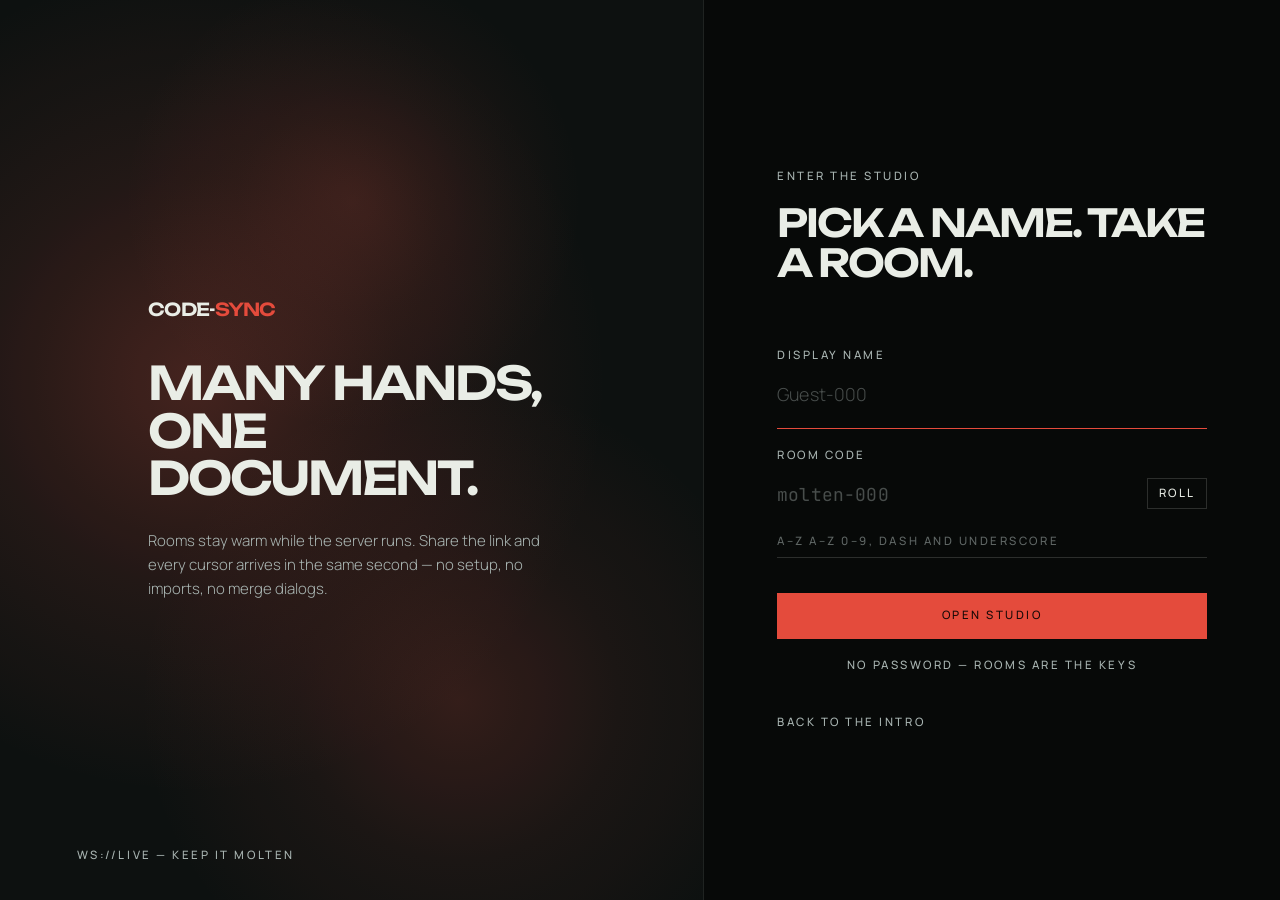
<file: src/main/resources/static/login.html>
<!doctype html>
<html lang="en">
<head>
  <meta charset="utf-8">
  <meta name="viewport" content="width=device-width, initial-scale=1">
  <title>Enter the studio — Code-Sync</title>
  <meta name="description" content="Pick a name, take a room. Code-Sync is a real-time collaborative code editor — no password, rooms are the keys.">
  <link rel="icon" href="logo.svg" type="image/svg+xml">
  <link rel="stylesheet" href="assets/cullet.css">
  <link rel="stylesheet" href="assets/login.css">
</head>
<body class="login">

  <main class="shell">
    <!-- ===== LEFT — the molten panel ===== -->
    <aside class="pane">
      <canvas class="pane-field" id="paneField" aria-hidden="true"></canvas>
      <div class="pane-content">
        <a class="mark u-disp" href="./">Code-<span class="ember">Sync</span></a>
        <h1 class="pane-title u-disp" data-split>Many hands, one document.</h1>
        <p class="pane-note" data-rev>
          Rooms stay warm while the server runs. Share the link and every cursor arrives in the same second — no setup, no imports, no merge dialogs.
        </p>
      </div>
      <div class="pane-foot furn-s" data-rev>ws://live — keep it molten</div>
    </aside>

    <!-- ===== RIGHT — the form ===== -->
    <section class="gate">
      <form class="form" id="loginForm" novalidate>
        <p class="furn-s kicker" data-rev>Enter the studio</p>
        <h2 class="form-title u-disp" data-split>Pick a name. Take a room.</h2>

        <label class="field" data-rev>
          <span class="furn-s label">Display name</span>
          <input id="name" name="name" type="text" maxlength="20" autocomplete="off" spellcheck="false" placeholder="Guest-000">
        </label>

        <label class="field" data-rev>
          <span class="furn-s label">Room code</span>
          <span class="room-row">
            <input id="room" name="room" type="text" maxlength="32" autocomplete="off" spellcheck="false" placeholder="molten-000" required>
            <button type="button" class="btn btn-ghost furn-s roll" id="roll" title="Roll a fresh room code">Roll</button>
          </span>
          <small class="hint furn-s" id="hint">A–Z a–z 0–9, dash and underscore</small>
        </label>

        <button class="btn btn-ember furn-s submit" type="submit" data-rev>Open studio</button>
        <p class="furn-s assurance" data-rev>No password — rooms are the keys</p>

        <div class="recent" id="recent" hidden data-rev>
          <span class="furn-s label">Recent rooms</span>
          <div class="recent-list" id="recentList"></div>
        </div>

        <a class="back furn-s" href="./" data-rev>Back to the intro</a>
      </form>
    </section>
  </main>

  <script src="assets/login.js"></script>
</body>
</html>
</file>
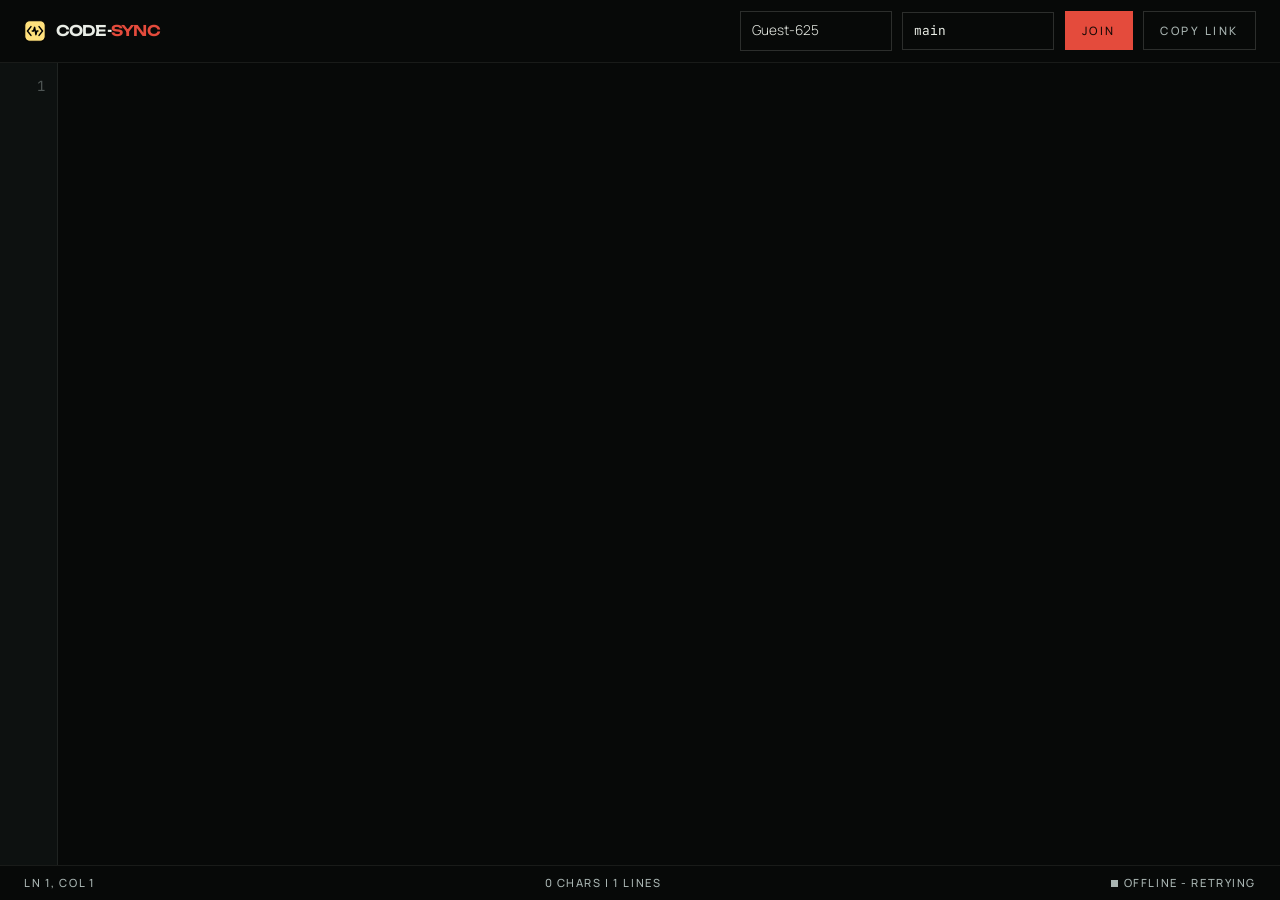
<file: src/main/resources/static/studio.html>
<!doctype html>
<html lang="en">
<head>
  <meta charset="utf-8">
  <meta name="viewport" content="width=device-width, initial-scale=1">
  <title>Studio — Code-Sync</title>
  <meta name="description" content="The Code-Sync studio: a real-time collaborative code editor with operational transform.">
  <link rel="icon" href="logo.svg" type="image/svg+xml">
  <link rel="stylesheet" href="assets/cullet.css">
  <link rel="stylesheet" href="assets/studio.css">
</head>
<body class="studio">

  <div id="app" aria-label="Code-Sync studio">
    <header>
      <a class="brand" href="./" aria-label="Code-Sync home">
        <img src="logo.svg" alt="" width="22" height="22">
        <span class="u-disp">Code-<b class="ember">Sync</b></span>
      </a>
      <div id="presence" aria-live="polite"></div>
      <div class="spacer"></div>
      <input id="name" placeholder="Your name" maxlength="20" autocomplete="off" spellcheck="false" aria-label="Your name">
      <input id="room" class="mono" placeholder="Room" maxlength="32" autocomplete="off" spellcheck="false" aria-label="Room code">
      <button id="join" class="furn-s">Join</button>
      <button id="share" class="ghost furn-s">Copy link</button>
    </header>

    <div class="workspace">
      <div id="gutter" aria-hidden="true">1</div>
      <div class="code">
        <pre id="hl" aria-hidden="true"></pre>
        <textarea id="ta" spellcheck="false" wrap="off" autocomplete="off" autocapitalize="off" readonly aria-label="Shared code buffer"></textarea>
      </div>
    </div>

    <footer>
      <span id="pos">Ln 1, Col 1</span>
      <span id="count"></span>
      <span id="conn" class="connecting">connecting</span>
    </footer>
  </div>

  <script src="assets/studio.js"></script>
</body>
</html>
</file>
<file: src/main/resources/static/assets/cullet.css>
/* =========================================================================
   CULLET design system — Code-Sync edition
   Ink ground, bone text, mist secondary, one ember used as heat.
   Unbounded 600 headlines at negative tracking, Manrope 300 body,
   Manrope 500 furniture at +.2em uppercase. Radii 0. No shadows.
   The only texture is generated light (canvas, screen-blended).
   ========================================================================= */

/* ---------- self-hosted faces ---------- */
@font-face {
  font-family: 'Unbounded';
  font-style: normal;
  font-weight: 600;
  font-display: swap;
  src: url('fonts/Unbounded-600.woff2') format('woff2');
}
@font-face {
  font-family: 'Manrope';
  font-style: normal;
  font-weight: 200 800;
  font-display: swap;
  src: url('fonts/Manrope[wght].woff2') format('woff2');
}
@font-face {
  font-family: 'JetBrains Mono';
  font-style: normal;
  font-weight: 100 800;
  font-display: swap;
  src: url('fonts/JetBrainsMono[wght].woff2') format('woff2');
}

/* ---------- tokens ---------- */
:root {
  --ink:   #070908;
  --ink-2: #0d1110;
  --ink-3: #101412;
  --bone:  #e9ede6;
  --bone-2:#dfe4dd;
  --mist:  #a9b5b2;
  --ember: #e44b3c;

  --hair:  rgba(233, 237, 230, .16);
  --hair-2:rgba(233, 237, 230, .08);

  --disp:  'Unbounded', 'Avenir Next', 'Futura', sans-serif;
  --sans:  'Manrope', 'Helvetica Neue', Arial, sans-serif;
  --mono:  'JetBrains Mono', 'Cascadia Code', Consolas, monospace;

  --ease:  cubic-bezier(.16, 1, .3, 1);      /* soft, lands like glass   */
  --mech:  cubic-bezier(.65, 0, .35, 1);     /* mechanical, no softness  */
}

/* ---------- ground ---------- */
* { box-sizing: border-box; }
html { scroll-behavior: auto; }
html, body { margin: 0; padding: 0; }
body {
  background: var(--ink);
  color: var(--bone);
  font-family: var(--sans);
  font-weight: 300;
  font-size: 15px;
  line-height: 1.6;
  -webkit-font-smoothing: antialiased;
  text-rendering: optimizeLegibility;
  overflow-x: clip;
}
::selection { background: rgba(228, 75, 60, .32); color: var(--bone); }

a { color: inherit; text-decoration: none; }
img, svg, canvas { display: block; }
button, input { font: inherit; color: inherit; }
h1, h2, h3, p { margin: 0; }

/* ---------- type ---------- */
.u-disp {
  font-family: var(--disp);
  font-weight: 600;
  letter-spacing: -.05em;
  line-height: 1.04;
  text-transform: uppercase;
}
/* the poster-scale wordmark tightens further */
.u-poster { letter-spacing: -.075em; }

.furn {
  font-family: var(--sans);
  font-weight: 500;
  font-size: clamp(.8rem, 1vw, 1rem);
  letter-spacing: .2em;
  text-transform: uppercase;
}
.furn-s {
  font-family: var(--sans);
  font-weight: 500;
  font-size: .72rem;
  letter-spacing: .22em;
  text-transform: uppercase;
}

.lede {
  color: var(--mist);
  font-size: 1.06rem;
  line-height: 1.6;
  max-width: 58ch;
}
.lede strong { color: var(--bone-2); font-weight: 500; }

.ember { color: var(--ember); }

/* ---------- hairline rules ---------- */
.rule    { height: 1px; background: var(--hair); border: 0; margin: 0; }
.rule-2  { height: 1px; background: var(--hair-2); border: 0; margin: 0; }

/* ---------- buttons: one ember, zero radii ---------- */
.btn {
  display: inline-flex;
  align-items: center;
  gap: .7em;
  padding: 1em 1.7em;
  border: 1px solid var(--hair);
  background: transparent;
  color: var(--bone);
  cursor: pointer;
  border-radius: 0;
  transition: background .3s var(--ease), border-color .3s var(--ease), color .3s var(--ease);
}
.btn:hover { border-color: var(--bone); }
.btn-ember {
  background: var(--ember);
  border-color: var(--ember);
  color: #160907;
}
.btn-ember:hover { background: #f05a4b; border-color: #f05a4b; color: #160907; }
.btn-ghost { background: transparent; }
.btn-ghost:hover { border-color: var(--bone); }

/* ---------- per-word split atoms ---------- */
/* every headline / statement / lede / column paragraph splits into
   per-word inline-block spans rising .4em on a 36ms stagger */
[data-split] .w {
  display: inline-block;
  white-space: pre;
  will-change: transform, opacity;
}
[data-split]:not([data-split="flat"]) .w {
  opacity: 0;
  transform: translateY(.4em);
  transition: opacity .7s var(--ease), transform .7s var(--ease);
  transition-delay: var(--wd, 0ms);
}
[data-split]:not([data-split="flat"]).split-on .w {
  opacity: 1;
  transform: none;
}
/* flat variant: identical DOM, no motion — used where an exact
   absolutely-positioned clone must match the base to the pixel */

/* ---------- reveal engine ---------- */
/* every row, cell, strap, link carries data-rev and its own --d delay,
   revealed by one IntersectionObserver at threshold .12 */
[data-rev] {
  opacity: 0;
  transform: translateY(.4em);
  transition: opacity .8s var(--ease), transform .8s var(--ease);
  transition-delay: var(--d, 0ms);
}
[data-rev].rev-on { opacity: 1; transform: none; }
/* keep lit states (curve rows) from being overridden */
[data-rev].rev-hold { opacity: var(--hold, .28); transform: none; transition: none; }

/* ---------- nav ---------- */
.nav {
  position: fixed;
  inset: 0 0 auto 0;
  z-index: 40;
  display: flex;
  align-items: center;
  gap: 2rem;
  padding: 1.1rem clamp(1.2rem, 4vw, 3rem);
  background: transparent;
  border-bottom: 1px solid transparent;
  transition: background .4s var(--ease), border-color .4s var(--ease);
}
.nav.scrolled {
  background: rgba(7, 9, 8, .82);
  border-bottom-color: var(--hair-2);
  backdrop-filter: blur(10px);
}
.nav .mark {
  font-family: var(--disp);
  font-weight: 600;
  font-size: 1rem;
  letter-spacing: -.05em;
  text-transform: uppercase;
  white-space: nowrap;
}
.nav .links {
  display: flex;
  gap: 2rem;
  margin-left: auto;
  align-items: center;
}
.nav .links a.furn-s {
  color: var(--mist);
  transition: color .25s var(--ease);
}
.nav .links a.furn-s:hover { color: var(--bone); }
.nav .btn { padding: .72em 1.2em; }
@media (max-width: 700px) {
  .nav .links a.furn-s { display: none; }
}

/* ---------- footer ---------- */
.footer {
  border-top: 1px solid var(--hair-2);
  padding: 3rem clamp(1.2rem, 4vw, 3rem) 2.4rem;
  display: flex;
  flex-wrap: wrap;
  gap: 1.4rem 3rem;
  align-items: baseline;
  background: var(--ink);
}
.footer .mark {
  font-family: var(--disp);
  font-weight: 600;
  font-size: .95rem;
  letter-spacing: -.05em;
  text-transform: uppercase;
}
.footer .furn-s { color: var(--mist); }
.footer .fnote { color: var(--mist); max-width: 44ch; }
.footer .right { margin-left: auto; display: flex; gap: 2rem; }

/* ---------- scrollbars (editor + page) ---------- */
* { scrollbar-width: thin; scrollbar-color: rgba(233,237,230,.18) transparent; }
*::-webkit-scrollbar { width: 10px; height: 10px; }
*::-webkit-scrollbar-thumb { background: rgba(233,237,230,.14); border: 3px solid var(--ink); border-radius: 0; }
*::-webkit-scrollbar-track { background: transparent; }

/* ---------- reduced motion ---------- */
@media (prefers-reduced-motion: reduce) {
  [data-split]:not([data-split="flat"]) .w,
  [data-rev] {
    opacity: 1 !important;
    transform: none !important;
    transition: none !important;
  }
}
</file>
<file: src/main/resources/static/assets/login.css>
/* =========================================================================
   LOGIN — split gate: molten panel left, form right
   ========================================================================= */

.login { background: var(--ink); }
.login, .login .shell { height: 100svh; }
.shell { display: grid; grid-template-columns: minmax(0, 11fr) minmax(0, 9fr); }

/* ---------- left: molten panel ---------- */
.pane {
  position: relative;
  background: var(--ink-2);
  border-right: 1px solid var(--hair-2);
  overflow: hidden;
  display: flex;
}
.pane-field {
  position: absolute;
  inset: 0;
  width: 100%;
  height: 100%;
  mix-blend-mode: screen;
  pointer-events: none;
}
.pane-content {
  position: relative;
  z-index: 2;
  margin: auto;
  padding: clamp(2rem, 6vw, 5rem);
  max-width: 560px;
}
.pane .mark {
  font-size: clamp(.95rem, 1.4vw, 1.15rem);
  color: var(--bone);
}
.pane-title {
  margin-top: clamp(1.6rem, 4vh, 3rem);
  font-size: clamp(1.9rem, 3.6vw, 3.6rem);
}
.pane-note {
  margin-top: clamp(1.2rem, 3vh, 2rem);
  color: var(--mist);
  max-width: 44ch;
}
.pane-foot {
  position: absolute;
  z-index: 2;
  left: clamp(2rem, 6vw, 5rem);
  bottom: clamp(1.4rem, 4vh, 2.4rem);
  color: var(--mist);
}

/* ---------- right: the gate ---------- */
.gate {
  display: flex;
  align-items: center;
  justify-content: center;
  padding: clamp(1.6rem, 5vw, 4rem);
  overflow-y: auto;
}
.form { width: min(430px, 100%); }
.kicker { color: var(--mist); }
.form-title {
  font-size: clamp(1.6rem, 3vw, 2.5rem);
  margin: 1.1rem 0 clamp(2rem, 5vh, 3.2rem);
}

.field {
  display: block;
  padding: 1.1rem 0 .4rem;
  border-bottom: 1px solid var(--hair);
  transition: border-color .3s var(--ease);
}
.field:focus-within { border-bottom-color: var(--ember); }
.field .label { display: block; color: var(--mist); }
.field input {
  display: block;
  width: 100%;
  margin-top: .55rem;
  padding: .45rem 0 .8rem;
  border: 0;
  border-radius: 0;
  outline: none;
  background: transparent;
  color: var(--bone);
  font-family: var(--sans);
  font-weight: 300;
  font-size: 1.12rem;
  letter-spacing: .01em;
}
.field input::placeholder { color: rgba(169, 181, 178, .4); }
.room-row { display: flex; align-items: center; gap: 1rem; }
.room-row input { flex: 1; font-family: var(--mono); font-weight: 400; }
.roll { padding: .5em .9em; flex: none; }
.hint {
  display: block;
  margin-top: .6rem;
  color: rgba(169, 181, 178, .55);
}

.submit { width: 100%; justify-content: center; margin-top: 2.2rem; padding: 1.1em 1.7em; }
.assurance { display: block; text-align: center; color: var(--mist); margin-top: 1.1rem; }

/* recent rooms */
.recent { margin-top: 2.6rem; }
.recent .label { display: block; color: rgba(169, 181, 178, .55); }
.recent-list { margin-top: .4rem; }
.recent-item {
  display: flex;
  align-items: center;
  justify-content: space-between;
  gap: 1rem;
  width: 100%;
  padding: .8rem 0;
  background: transparent;
  border: 0;
  border-bottom: 1px solid var(--hair-2);
  color: var(--bone);
  cursor: pointer;
  text-align: left;
  font-family: var(--mono);
  font-weight: 400;
  font-size: .95rem;
  transition: color .25s var(--ease), border-color .25s var(--ease);
}
.recent-item:hover { color: var(--bone-2); border-bottom-color: var(--hair); }
.recent-item .arrow { color: var(--ember); font-family: var(--sans); }

.back {
  display: inline-block;
  margin-top: 2.4rem;
  color: var(--mist);
  transition: color .25s var(--ease);
}
.back:hover { color: var(--bone); }

/* ---------- responsive ---------- */
@media (max-width: 880px) {
  .login, .login .shell { height: auto; min-height: 100svh; }
  .shell { grid-template-columns: 1fr; }
  .pane { min-height: 46svh; border-right: 0; border-bottom: 1px solid var(--hair-2); }
  .gate { min-height: 54svh; }
}
</file>
<file: src/main/resources/static/assets/studio.css>
/* =========================================================================
   STUDIO — the workshop floor. Ink ground, hairline furniture, one ember
   caret. Syntax stays monochrome: heat only in the numbers.
   ========================================================================= */

.studio { background: var(--ink); overflow: hidden; }

#app {
  display: flex;
  flex-direction: column;
  height: 100svh;
  opacity: 0;
  animation: strike .5s var(--ease) .05s forwards;
}
@keyframes strike { to { opacity: 1; } }

/* ---------- header ---------- */
header {
  display: flex;
  flex-wrap: wrap;
  align-items: center;
  gap: .65rem;
  padding: .68rem clamp(.9rem, 2.6vw, 1.5rem);
  background: var(--ink);
  border-bottom: 1px solid var(--hair-2);
}
.brand {
  display: inline-flex;
  align-items: center;
  gap: .6rem;
  font-size: .92rem;
  color: var(--bone);
  white-space: nowrap;
}
.brand .u-disp { font-size: .92rem; letter-spacing: -.05em; }
.brand b { font-weight: 600; }
.spacer { flex: 1; }

header input {
  width: 9.5rem;
  padding: .5rem .7rem;
  border: 1px solid var(--hair);
  border-radius: 0;
  background: transparent;
  color: var(--bone);
  font-family: var(--sans);
  font-weight: 300;
  font-size: .85rem;
  outline: none;
  transition: border-color .25s var(--ease);
}
header input.mono { font-family: var(--mono); font-weight: 400; font-size: .8rem; }
header input::placeholder { color: rgba(169, 181, 178, .4); }
header input:focus { border-color: var(--ember); }

header button {
  padding: .58rem 1rem;
  border: 1px solid var(--ember);
  border-radius: 0;
  background: var(--ember);
  color: #160907;
  cursor: pointer;
  transition: background .25s var(--ease), color .25s var(--ease), border-color .25s var(--ease);
}
header button:hover { background: #f05a4b; border-color: #f05a4b; }
header button.ghost {
  background: transparent;
  border-color: var(--hair);
  color: var(--mist);
}
header button.ghost:hover { border-color: var(--bone); color: var(--bone); }

#presence { display: flex; flex-wrap: wrap; gap: .4rem; }
.chip {
  display: inline-flex;
  align-items: center;
  gap: .5em;
  padding: .34rem .62rem;
  border: 1px solid var(--hair);
  color: var(--bone-2);
  font-size: .68rem;
  font-weight: 500;
  letter-spacing: .1em;
  text-transform: uppercase;
  white-space: nowrap;
}
.chip::before {
  content: "";
  width: 7px;
  height: 7px;
  background: var(--c, var(--ember));
  flex: none;
}

/* ---------- workspace ---------- */
.workspace { display: flex; flex: 1; min-height: 0; }

#gutter {
  flex: none;
  width: 3.6rem;
  padding: 12px 12px 28px 0;
  background: var(--ink-2);
  border-right: 1px solid var(--hair-2);
  color: rgba(169, 181, 178, .42);
  font: 14px/22px var(--mono);
  text-align: right;
  white-space: pre;
  overflow: hidden;
  user-select: none;
}

.code { position: relative; flex: 1; min-width: 0; }
#hl, #ta {
  position: absolute;
  inset: 0;
  margin: 0;
  padding: 12px 16px 28px;
  border: 0;
  font: 14px/22px var(--mono);
  white-space: pre;
  tab-size: 4;
}
#hl { overflow: hidden; pointer-events: none; color: var(--bone); }
#ta {
  width: 100%;
  height: 100%;
  overflow: auto;
  resize: none;
  outline: none;
  background: transparent;
  color: transparent;
  caret-color: var(--ember);
}
#ta::selection { background: rgba(228, 75, 60, .28); color: transparent; }

/* monochrome syntax; the numbers carry the heat */
.t-k { color: var(--bone-2); font-weight: 600; }
.t-s { color: #cdd6d0; }
.t-c { color: rgba(169, 181, 178, .5); font-style: italic; }
.t-n { color: var(--ember); }

/* ---------- footer ---------- */
footer {
  display: flex;
  justify-content: space-between;
  gap: 1.2rem;
  padding: .5rem clamp(.9rem, 2.6vw, 1.5rem);
  background: var(--ink);
  border-top: 1px solid var(--hair-2);
  color: var(--mist);
  font-size: .7rem;
  font-weight: 500;
  letter-spacing: .14em;
  text-transform: uppercase;
}
#conn { display: inline-flex; align-items: center; gap: .55em; }
#conn::before {
  content: "";
  width: 7px;
  height: 7px;
  background: currentColor;
  flex: none;
}
#conn.live { color: var(--ember); animation: emberPulse 1.6s var(--ease) infinite; }
#conn.connecting { color: #c9a227; }
#conn.offline { color: var(--mist); }
#conn.solo { color: var(--bone-2); }
@keyframes emberPulse { 0%, 100% { opacity: 1; } 50% { opacity: .35; } }

@media (max-width: 760px) {
  header input { width: 7.4rem; }
  header button { padding: .5rem .7rem; }
  #gutter { width: 2.6rem; padding-right: 8px; }
  #hl, #ta { padding: 10px 12px 24px; }
  footer { font-size: .62rem; }
}

@media (prefers-reduced-motion: reduce) {
  #app { animation: none; opacity: 1; }
  #conn.live { animation: none; }
}
</file>
